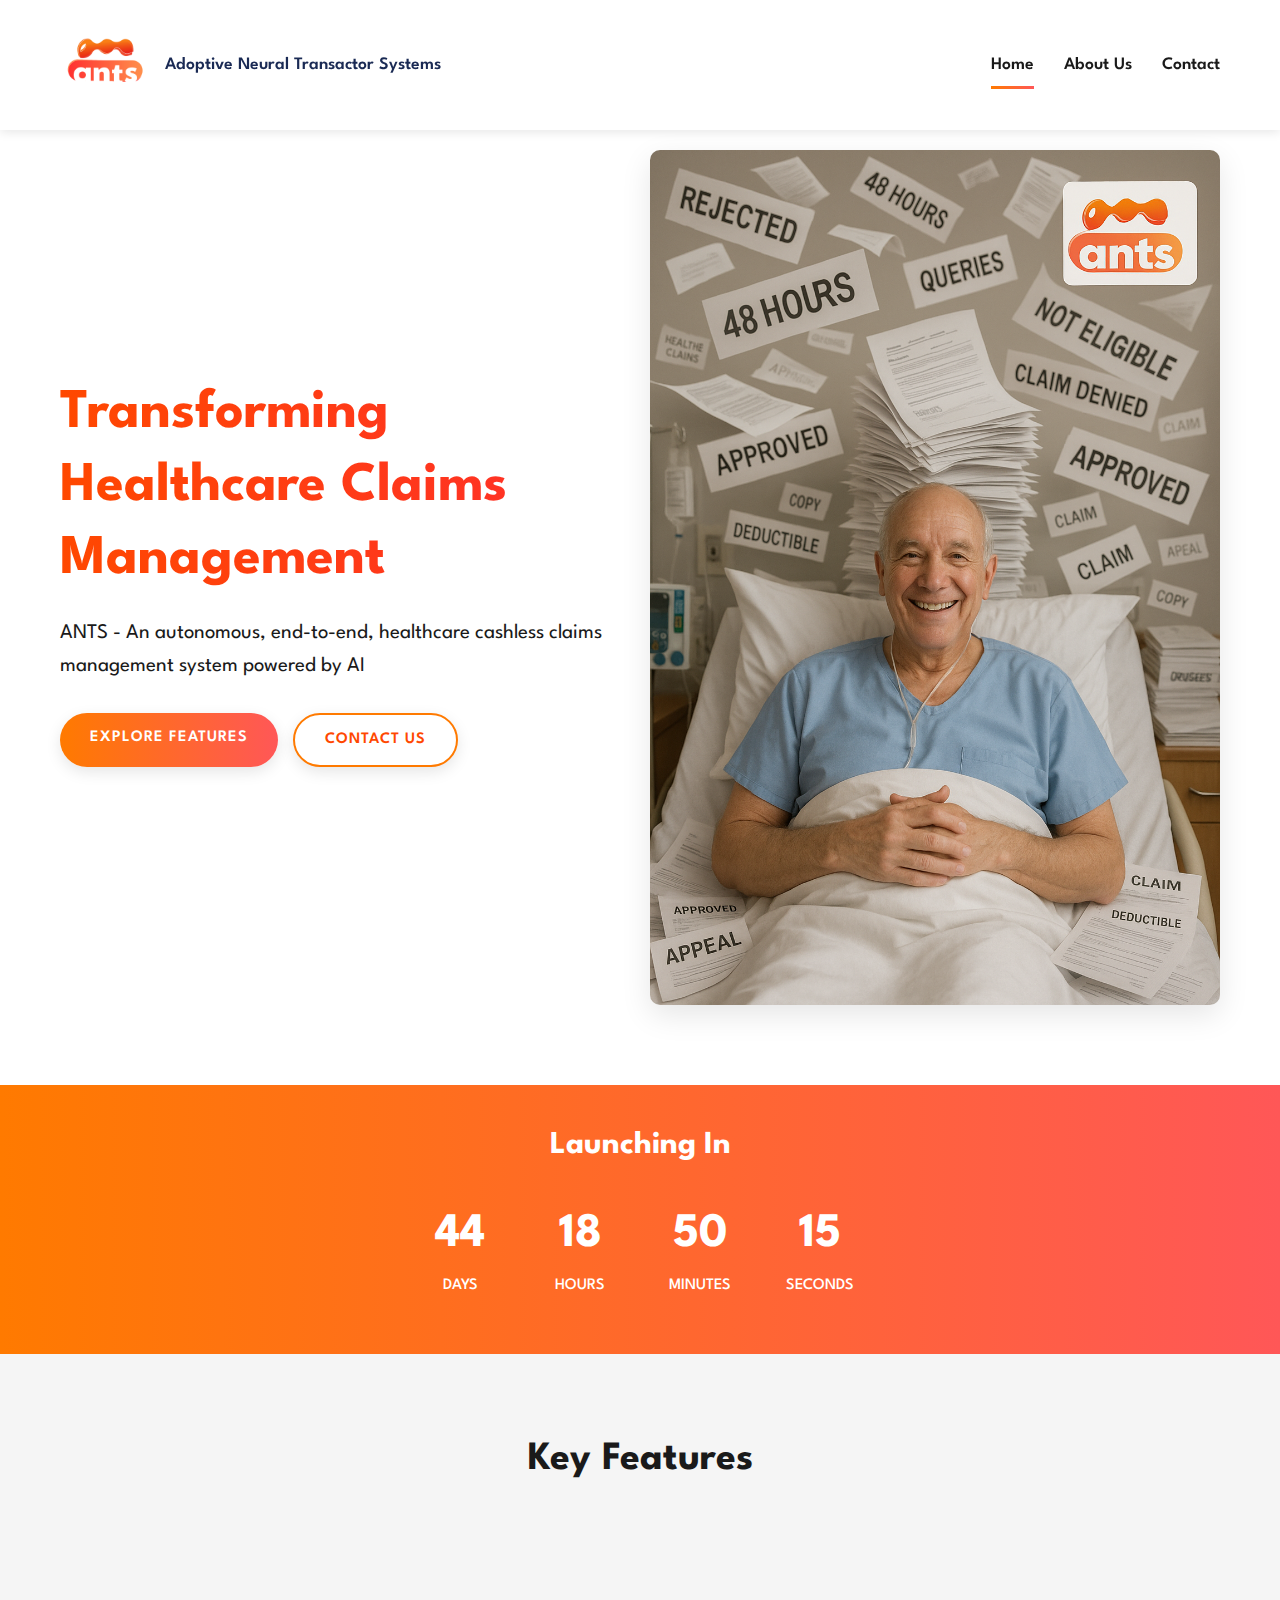
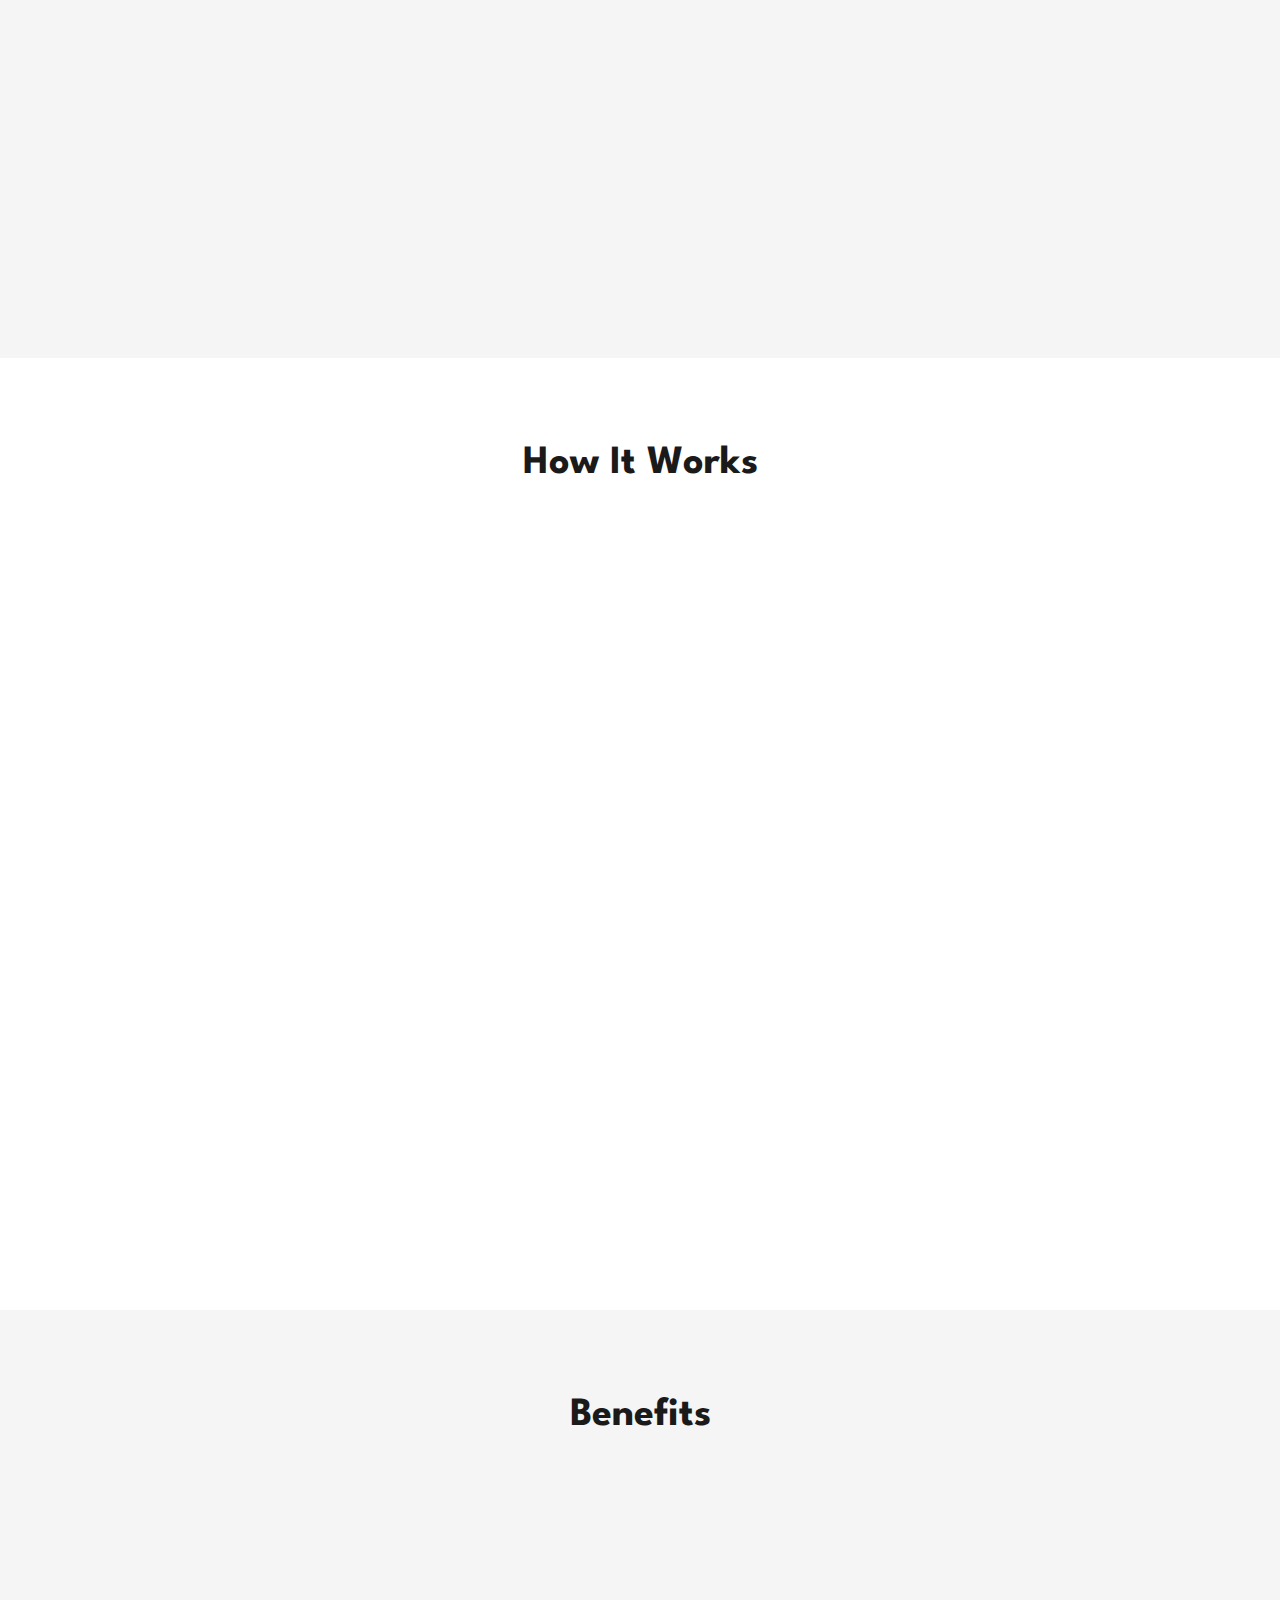
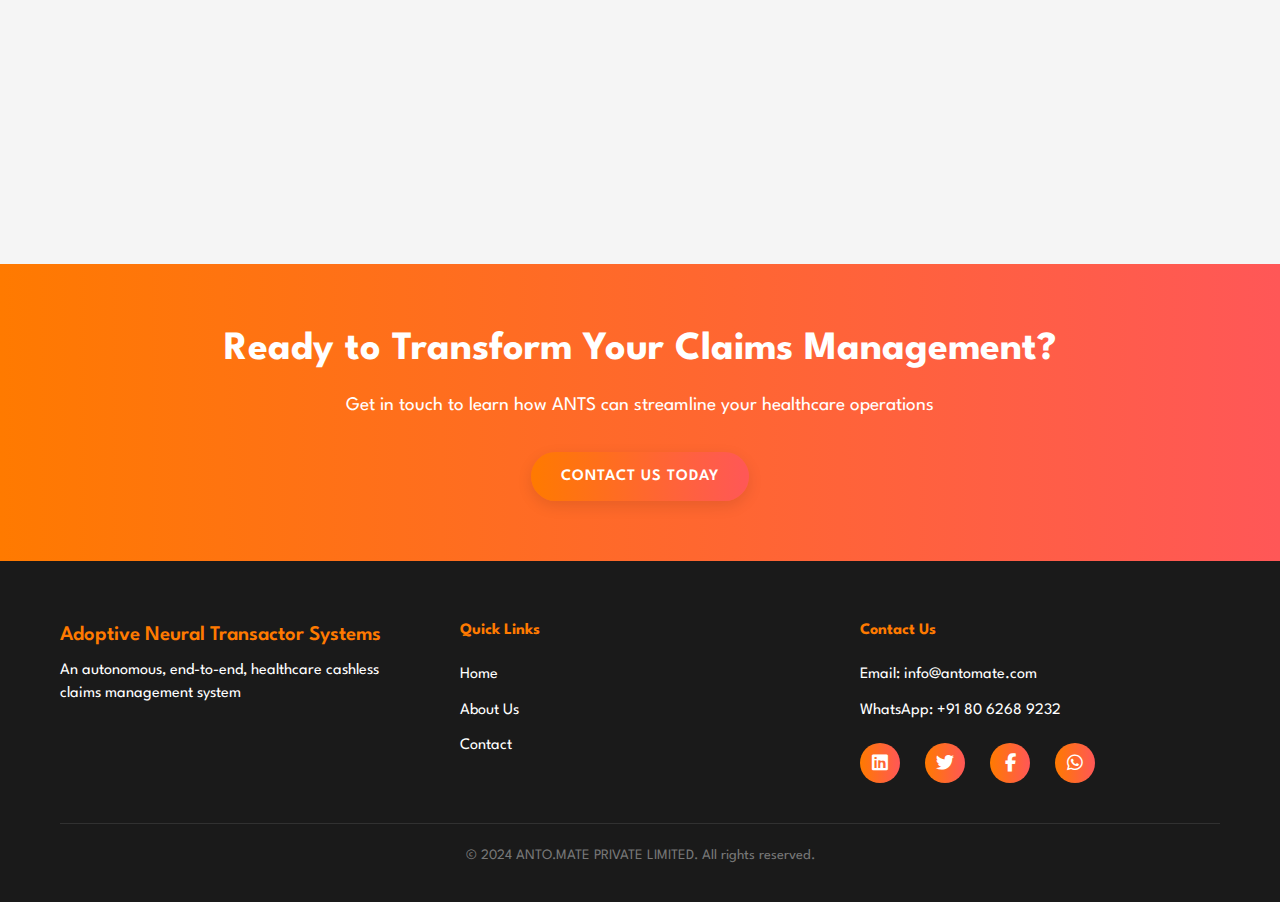
<file: index.html>
<!DOCTYPE html>
<html lang="en">
<head>
    <meta charset="UTF-8">
    <meta name="viewport" content="width=device-width, initial-scale=1.0, maximum-scale=1.0, user-scalable=no">
    <title>ANTS - Adoptive Neural Transactor Systems</title>
    <link rel="icon" type="image/png" href="/ants-website/images/logo.png">
    <link rel="stylesheet" href="css/style.css">
    <link rel="stylesheet" href="css/icons.css">
    <link rel="preconnect" href="https://fonts.googleapis.com">
    <link rel="preconnect" href="https://fonts.gstatic.com" crossorigin>
    <link href="https://fonts.googleapis.com/css2?family=League+Spartan:wght@300;400;500;600;700&display=swap" rel="stylesheet">
    <link rel="stylesheet" href="https://cdnjs.cloudflare.com/ajax/libs/font-awesome/6.5.1/css/all.min.css">
</head>
<body>
    <header>
        <div class="container">
            <div class="logo">
                <img src="images/logo.png" alt="ANTS Logo">
                <span class="logo-text">Adoptive Neural Transactor Systems</span>
            </div>
            <nav>
                <ul>
                    <li><a href="index.html" class="active">Home</a></li>
                    <li><a href="about.html">About Us</a></li>
                    <li><a href="contact.html">Contact</a></li>
                </ul>
            </nav>
        </div>
    </header>

    <section class="hero">
        <div class="container">
            <div class="hero-content">
                <h1>Transforming Healthcare Claims Management</h1>
                <p>ANTS - An autonomous, end-to-end, healthcare cashless claims management system powered by AI</p>
                <div class="cta-buttons">
                    <a href="#features" class="btn primary">Explore Features</a>
                    <a href="contact.html" class="btn secondary">Contact Us</a>
                </div>
            </div>
            <div class="hero-image">
                <!-- Replace with actual image -->
                <img src="images/hero-bg.png" alt="Healthcare Claims Illustration">
            </div>
        </div>
    </section>

    <section class="countdown">
        <div class="container">
            <h2>Launching In</h2>
            <div id="countdown-timer">
                <div class="countdown-item">
                    <span id="days">00</span>
                    <span class="label">Days</span>
                </div>
                <div class="countdown-item">
                    <span id="hours">00</span>
                    <span class="label">Hours</span>
                </div>
                <div class="countdown-item">
                    <span id="minutes">00</span>
                    <span class="label">Minutes</span>
                </div>
                <div class="countdown-item">
                    <span id="seconds">00</span>
                    <span class="label">Seconds</span>
                </div>
            </div>
        </div>
    </section>

    <section id="features" class="features">
        <div class="container">
            <h2>Key Features</h2>
            <div class="features-grid">
                <div class="feature-card" data-aos="fade-up">
                    <div class="feature-icon">
                        <i class="fas fa-robot"></i>
                    </div>
                    <h3>Automated Data Entry</h3>
                    <p>Extract and populate 90% of form fields to cut manual data-entry effort by 80%</p>
                </div>
                <div class="feature-card" data-aos="fade-up" data-aos-delay="100">
                    <div class="feature-icon">
                        <i class="fas fa-bolt"></i>
                    </div>
                    <h3>Rapid Approvals</h3>
                    <p>Decrease average pre-authorization approval time from 24 hours to under 2 hours</p>
                </div>
                <div class="feature-card" data-aos="fade-up" data-aos-delay="200">
                    <div class="feature-icon">
                        <i class="fas fa-brain"></i>
                    </div>
                    <h3>AI Agents</h3>
                    <p>Intelligent agents that handle submissions, reconciliation, and follow-ups automatically</p>
                </div>
                <div class="feature-card" data-aos="fade-up" data-aos-delay="300">
                    <div class="feature-icon">
                        <i class="fas fa-plug"></i>
                    </div>
                    <h3>Payer Integrations</h3>
                    <p>Seamless integration with 15+ major payer portals for streamlined operations</p>
                </div>
            </div>
        </div>
    </section>

    <section class="how-it-works">
        <div class="container">
            <h2>How It Works</h2>
            <div class="process">
                <div class="process-step" data-aos="fade-right">
                    <div class="step-number">1</div>
                    <div class="step-content">
                        <h3>Document Upload & OCR</h3>
                        <p>Upload patient documents and let our OCR technology extract all necessary information</p>
                    </div>
                </div>
                <div class="process-step" data-aos="fade-left">
                    <div class="step-number">2</div>
                    <div class="step-content">
                        <h3>AI-Powered Processing</h3>
                        <p>Our AI agents automatically submit requests to payer portals and track status</p>
                    </div>
                </div>
                <div class="process-step" data-aos="fade-right">
                    <div class="step-number">3</div>
                    <div class="step-content">
                        <h3>Semi-Autonomous Query Management</h3>
                        <p>Intelligent handling of queries with minimal human intervention for faster resolution</p>
                    </div>
                </div>
                <div class="process-step" data-aos="fade-left">
                    <div class="step-number">4</div>
                    <div class="step-content">
                        <h3>Real-time Tracking</h3>
                        <p>Monitor claim status through our comprehensive dashboard and notification system</p>
                    </div>
                </div>
                <div class="process-step" data-aos="fade-right">
                    <div class="step-number">5</div>
                    <div class="step-content">
                        <h3>Rapid Approvals</h3>
                        <p>Experience dramatically reduced turnaround times for pre-authorizations and settlements</p>
                    </div>
                </div>
            </div>
        </div>
    </section>

    <section class="benefits">
        <div class="container">
            <h2>Benefits</h2>
            <div class="benefits-grid">
                <div class="benefit-card" data-aos="zoom-in">
                    <h3>80% Reduction</h3>
                    <p>in manual data entry workload</p>
                </div>
                <div class="benefit-card" data-aos="zoom-in" data-aos-delay="100">
                    <h3>75% Faster</h3>
                    <p>pre-authorization approvals</p>
                </div>
                <div class="benefit-card" data-aos="zoom-in" data-aos-delay="200">
                    <h3>30% Cost Saving</h3>
                    <p>in administrative overhead</p>
                </div>
                <div class="benefit-card" data-aos="zoom-in" data-aos-delay="300">
                    <h3>25% Lower</h3>
                    <p>denial rates due to improved data accuracy</p>
                </div>
                <div class="benefit-card" data-aos="zoom-in" data-aos-delay="400">
                    <h3>60% Fewer</h3>
                    <p>man hours required for claims processing</p>
                </div>
            </div>
        </div>
    </section>

    <section class="cta">
        <div class="container">
            <h2>Ready to Transform Your Claims Management?</h2>
            <p>Get in touch to learn how ANTS can streamline your healthcare operations</p>
            <a href="contact.html" class="btn primary">Contact Us Today</a>
        </div>
    </section>

    <footer>
        <div class="container">
            <div class="footer-content">
                <div class="footer-logo">
                    <p class="footer-title">Adoptive Neural Transactor Systems</p>
                    <p>An autonomous, end-to-end, healthcare cashless claims management system</p>
                </div>
                <div class="footer-links">
                    <h4>Quick Links</h4>
                    <ul>
                        <li><a href="index.html">Home</a></li>
                        <li><a href="about.html">About Us</a></li>
                        <li><a href="contact.html">Contact</a></li>
                    </ul>
                </div>
                <div class="footer-contact">
                    <h4>Contact Us</h4>
                    <p>Email: info@antomate.com</p>
                    <p>WhatsApp: +91 80 6268 9232</p>
                    <div class="social-links">
                        <a href="#" class="social-icon"><i class="fab fa-linkedin"></i></a>
                        <a href="#" class="social-icon"><i class="fab fa-twitter"></i></a>
                        <a href="#" class="social-icon"><i class="fab fa-facebook-f"></i></a>
                        <a href="https://wa.me/918062689232" class="social-icon"><i class="fab fa-whatsapp"></i></a>
                    </div>
                </div>
            </div>
            <div class="copyright">
                <p>&copy; 2024 ANTO.MATE PRIVATE LIMITED. All rights reserved.</p>
            </div>
        </div>
    </footer>

    <script src="js/script.js"></script>
</body>
</html>
</file>
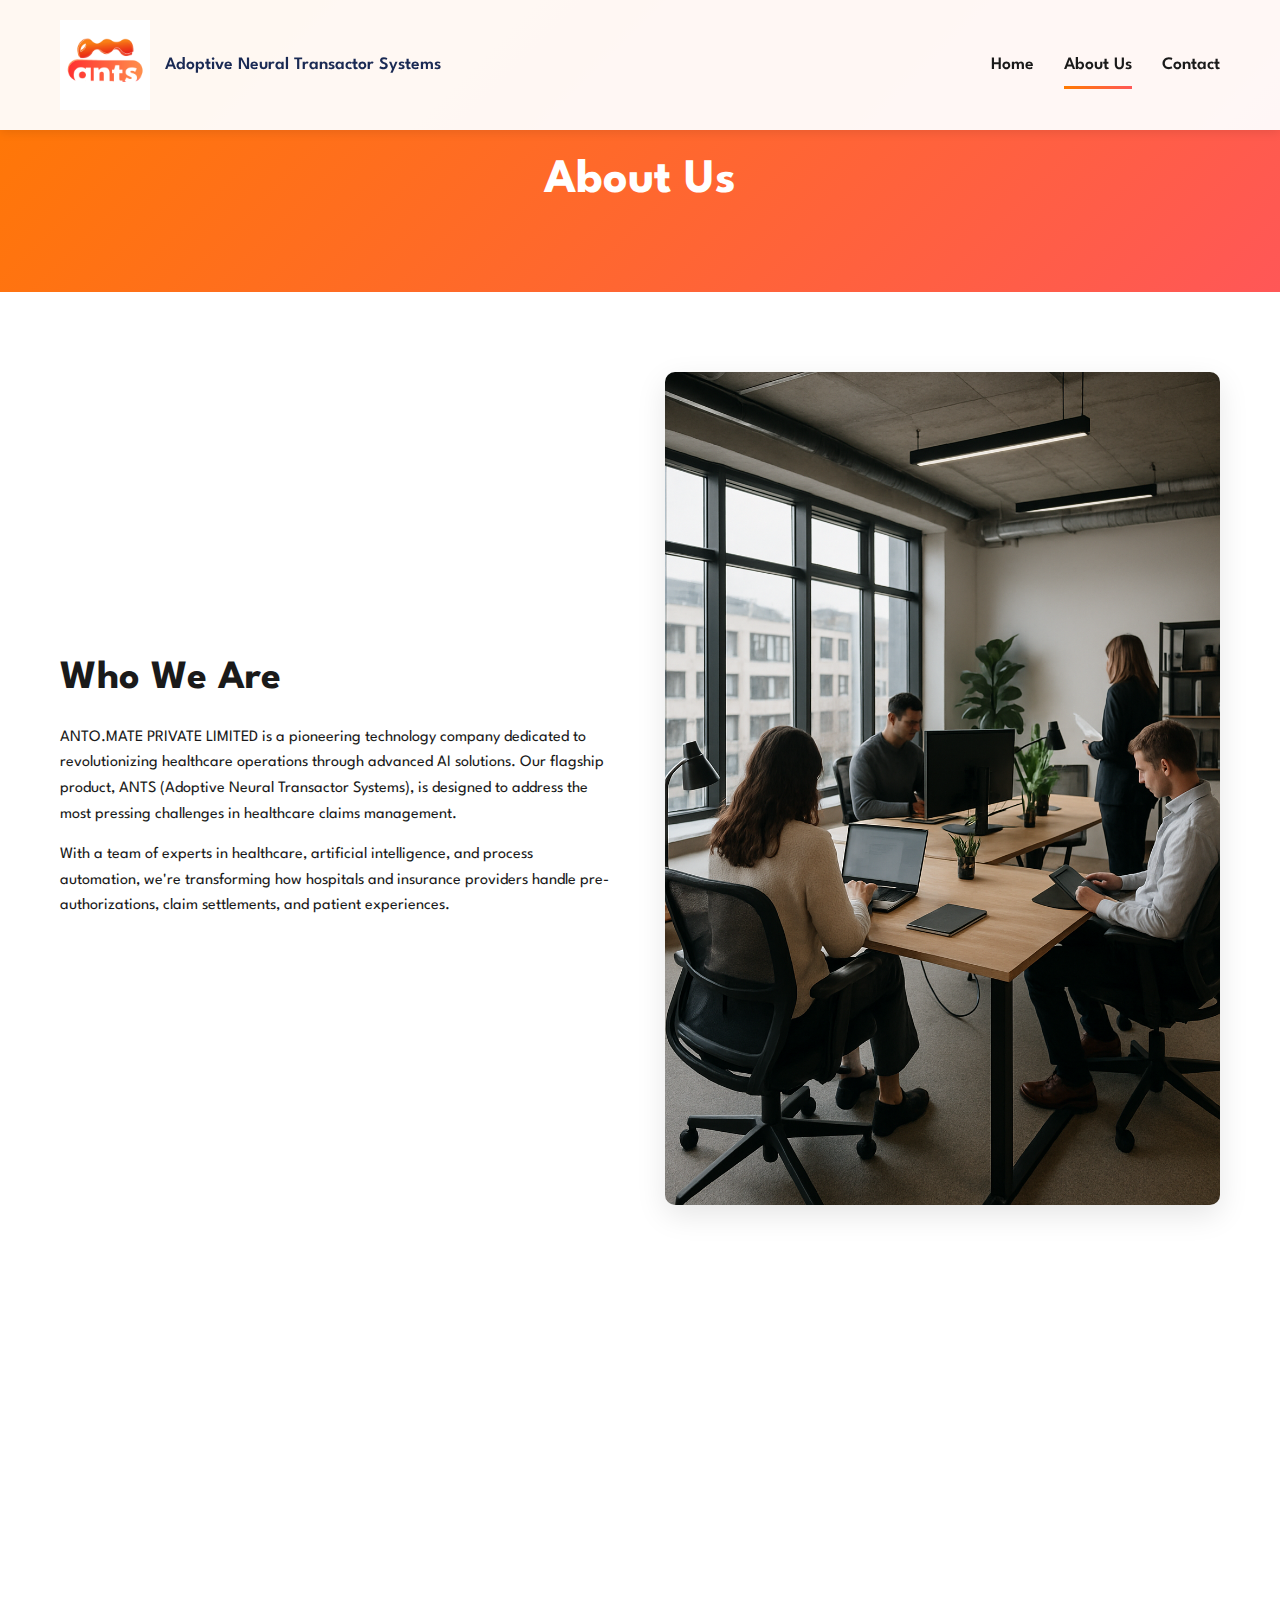
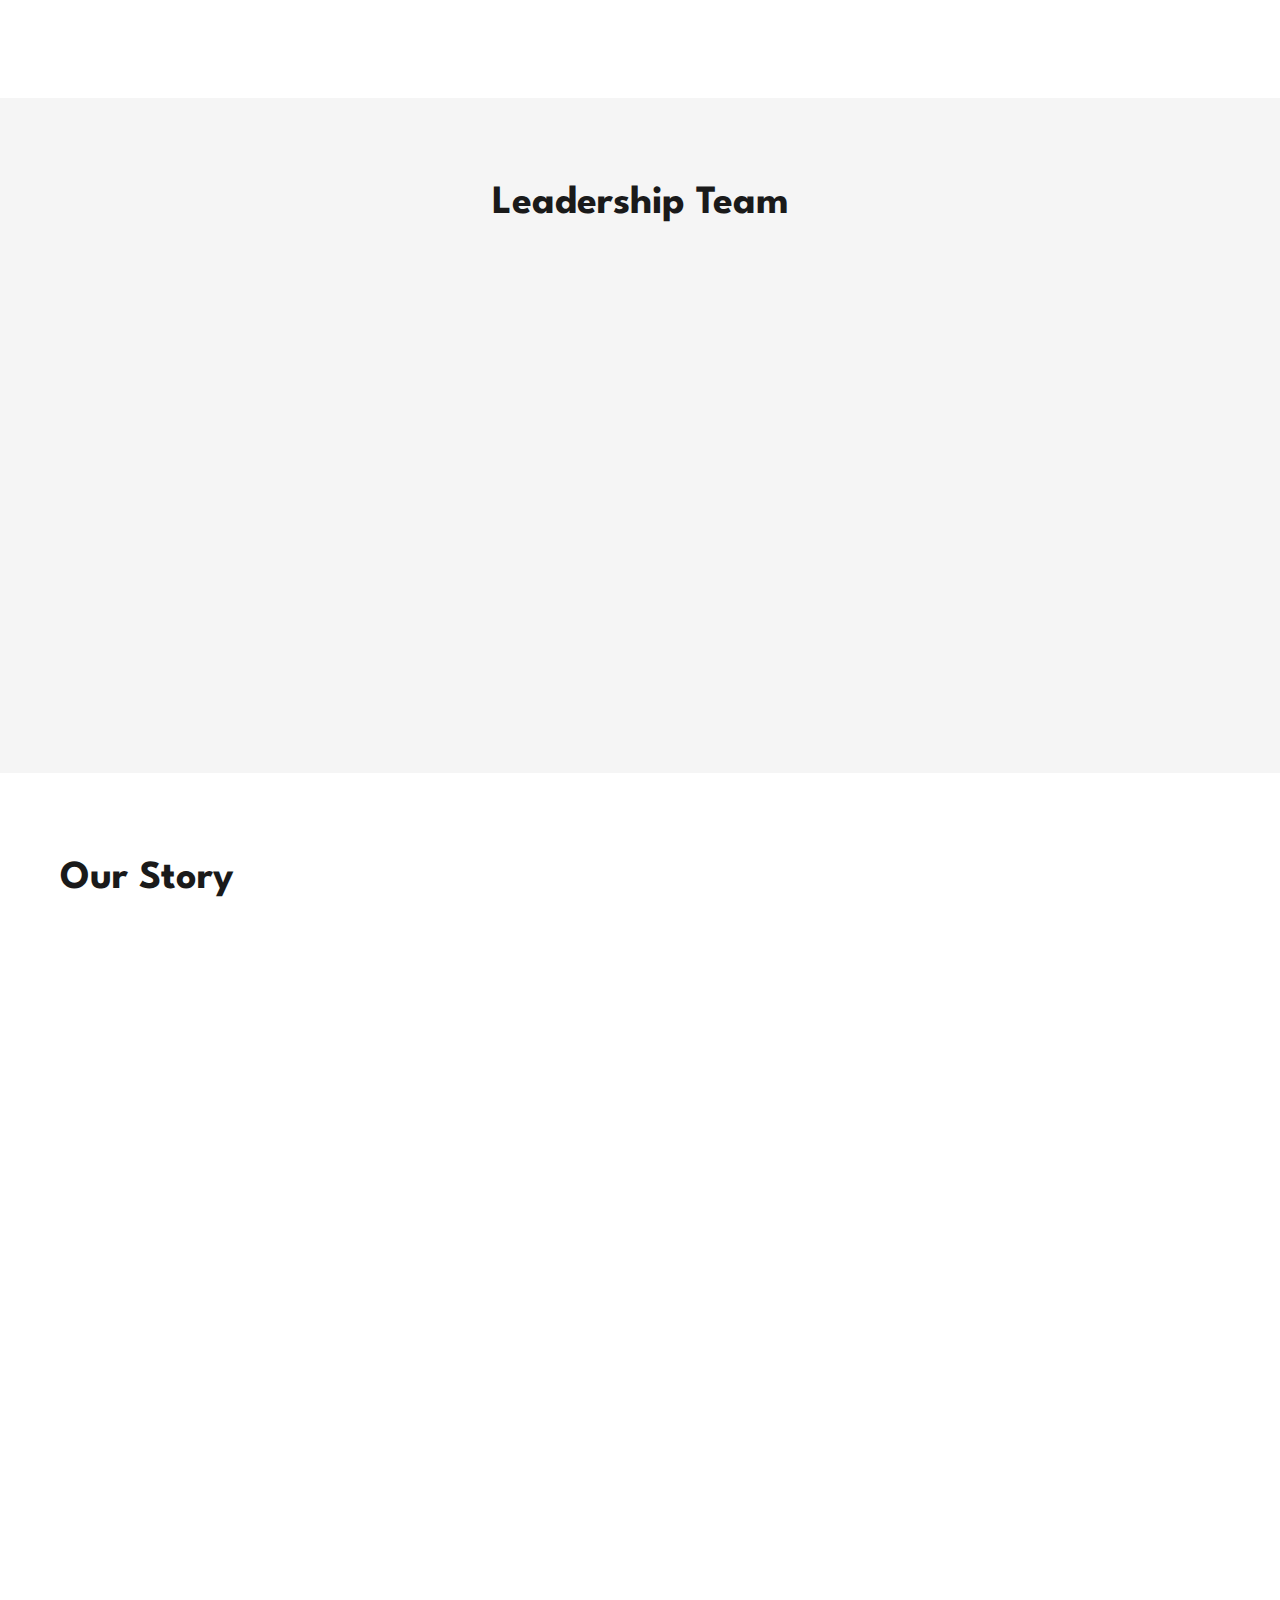
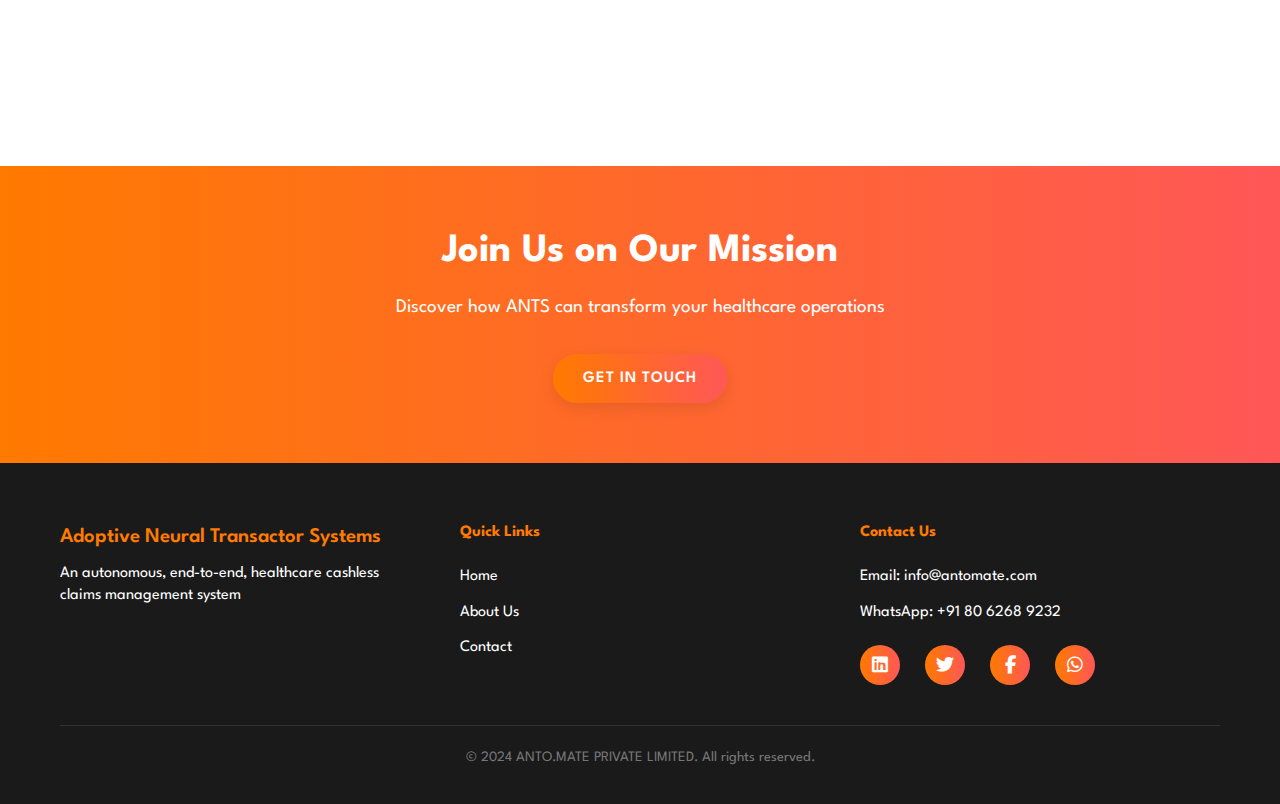
<file: about.html>
<!DOCTYPE html>
<html lang="en">
<head>
    <meta charset="UTF-8">
    <meta name="viewport" content="width=device-width, initial-scale=1.0, maximum-scale=1.0, user-scalable=no">
    <title>About Us - ANTS</title>
    <link rel="icon" type="image/png" href="/ants-website/images/logo.png">
    <link rel="stylesheet" href="css/style.css">
    <link rel="stylesheet" href="css/icons.css">
    <link rel="preconnect" href="https://fonts.googleapis.com">
    <link rel="preconnect" href="https://fonts.gstatic.com" crossorigin>
    <link href="https://fonts.googleapis.com/css2?family=League+Spartan:wght@300;400;500;600;700&display=swap" rel="stylesheet">
    <link rel="stylesheet" href="https://cdnjs.cloudflare.com/ajax/libs/font-awesome/6.5.1/css/all.min.css">
</head>
<body>
    <header>
        <div class="container">
            <div class="logo">
                <img src="images/logo.png" alt="ANTS Logo">
                <span class="logo-text">Adoptive Neural Transactor Systems</span>
            </div>
            <nav>
                <ul>
                    <li><a href="index.html">Home</a></li>
                    <li><a href="about.html" class="active">About Us</a></li>
                    <li><a href="contact.html">Contact</a></li>
                </ul>
            </nav>
        </div>
    </header>

    <section class="page-banner">
        <div class="container">
            <h1>About Us</h1>
        </div>
    </section>

    <section class="about-intro">
        <div class="container">
            <div class="about-content" data-aos="fade-up">
                <h2>Who We Are</h2>
                <p>ANTO.MATE PRIVATE LIMITED is a pioneering technology company dedicated to revolutionizing healthcare operations through advanced AI solutions. Our flagship product, ANTS (Adoptive Neural Transactor Systems), is designed to address the most pressing challenges in healthcare claims management.</p>
                <p>With a team of experts in healthcare, artificial intelligence, and process automation, we're transforming how hospitals and insurance providers handle pre-authorizations, claim settlements, and patient experiences.</p>
            </div>
            <div class="about-image" data-aos="fade-left">
                <img src="images/team.png" alt="Company Team Image">
            </div>
        </div>
    </section>

    <section class="mission-vision">
        <div class="container">
            <div class="mission" data-aos="fade-right">
                <h2>Our Mission</h2>
                <p>To eliminate administrative bottlenecks in healthcare through intelligent automation, enabling providers to focus on what matters most—patient care.</p>
            </div>
            <div class="vision" data-aos="fade-left">
                <h2>Our Vision</h2>
                <p>A healthcare ecosystem where administrative processes are seamless, transparent, and efficient, leading to better patient experiences and outcomes.</p>
            </div>
        </div>
    </section>

    <section class="team">
        <div class="container">
            <h2>Leadership Team</h2>
            <div class="team-grid">
                <div class="team-member" data-aos="zoom-in">
                    <!-- Replace placeholder with actual image if available -->
                    <div class="member-image placeholder" style="width: 250px; height: 250px;">
                        <i class="fas fa-user"></i>
                    </div>
                    <h3>Sudheer Kumar</h3>
                    <p>Managing Director</p>
                </div>
                <div class="team-member" data-aos="zoom-in" data-aos-delay="100">
                    <!-- Replace placeholder with actual image if available -->
                    <div class="member-image placeholder" style="width: 250px; height: 250px;">
                        <i class="fas fa-user"></i>
                    </div>
                    <h3>Lakshmikanth</h3>
                    <p>Chief Financial Officer</p>
                </div>
                <div class="team-member" data-aos="zoom-in" data-aos-delay="200">
                    <!-- Replace placeholder with actual image if available -->
                    <div class="member-image placeholder" style="width: 250px; height: 250px;">
                        <i class="fas fa-user"></i>
                    </div>
                    <h3>Sai Kumar</h3>
                    <p>Chief Technology Officer</p>
                </div>
            </div>
        </div>
    </section>

    <section class="our-story">
        <div class="container">
            <h2>Our Story</h2>
            <div class="timeline" data-aos="fade-up">
                <div class="timeline-item">
                    <div class="timeline-date">2023</div>
                    <div class="timeline-content">
                        <h3>Inception</h3>
                        <p>ANTS was conceived as a solution to the fragmented, manual pre-authorization processes in healthcare</p>
                    </div>
                </div>
                <div class="timeline-item">
                    <div class="timeline-date">Early 2024</div>
                    <div class="timeline-content">
                        <h3>Development</h3>
                        <p>Assembling a team of healthcare experts and AI engineers to build the ANTS platform</p>
                    </div>
                </div>
                <div class="timeline-item">
                    <div class="timeline-date">July 2025</div>
                    <div class="timeline-content">
                        <h3>Launch</h3>
                        <p>Official launch of ANTS, bringing automated claims management to healthcare providers</p>
                    </div>
                </div>
            </div>
        </div>
    </section>

    <section class="cta">
        <div class="container">
            <h2>Join Us on Our Mission</h2>
            <p>Discover how ANTS can transform your healthcare operations</p>
            <a href="contact.html" class="btn primary">Get in Touch</a>
        </div>
    </section>

    <footer>
        <div class="container">
            <div class="footer-content">
                <div class="footer-logo">
                    <p class="footer-title">Adoptive Neural Transactor Systems</p>
                    <p>An autonomous, end-to-end, healthcare cashless claims management system</p>
                </div>
                <div class="footer-links">
                    <h4>Quick Links</h4>
                    <ul>
                        <li><a href="index.html">Home</a></li>
                        <li><a href="about.html">About Us</a></li>
                        <li><a href="contact.html">Contact</a></li>
                    </ul>
                </div>
                <div class="footer-contact">
                    <h4>Contact Us</h4>
                    <p>Email: info@antomate.com</p>
                    <p>WhatsApp: +91 80 6268 9232</p>
                    <div class="social-links">
                        <a href="#" class="social-icon"><i class="fab fa-linkedin"></i></a>
                        <a href="#" class="social-icon"><i class="fab fa-twitter"></i></a>
                        <a href="#" class="social-icon"><i class="fab fa-facebook-f"></i></a>
                        <a href="https://wa.me/918062689232" class="social-icon"><i class="fab fa-whatsapp"></i></a>
                    </div>
                </div>
            </div>
            <div class="copyright">
                <p>&copy; 2024 ANTO.MATE PRIVATE LIMITED. All rights reserved.</p>
            </div>
        </div>
    </footer>

    <script src="js/script.js"></script>
</body>
</html>
</file>
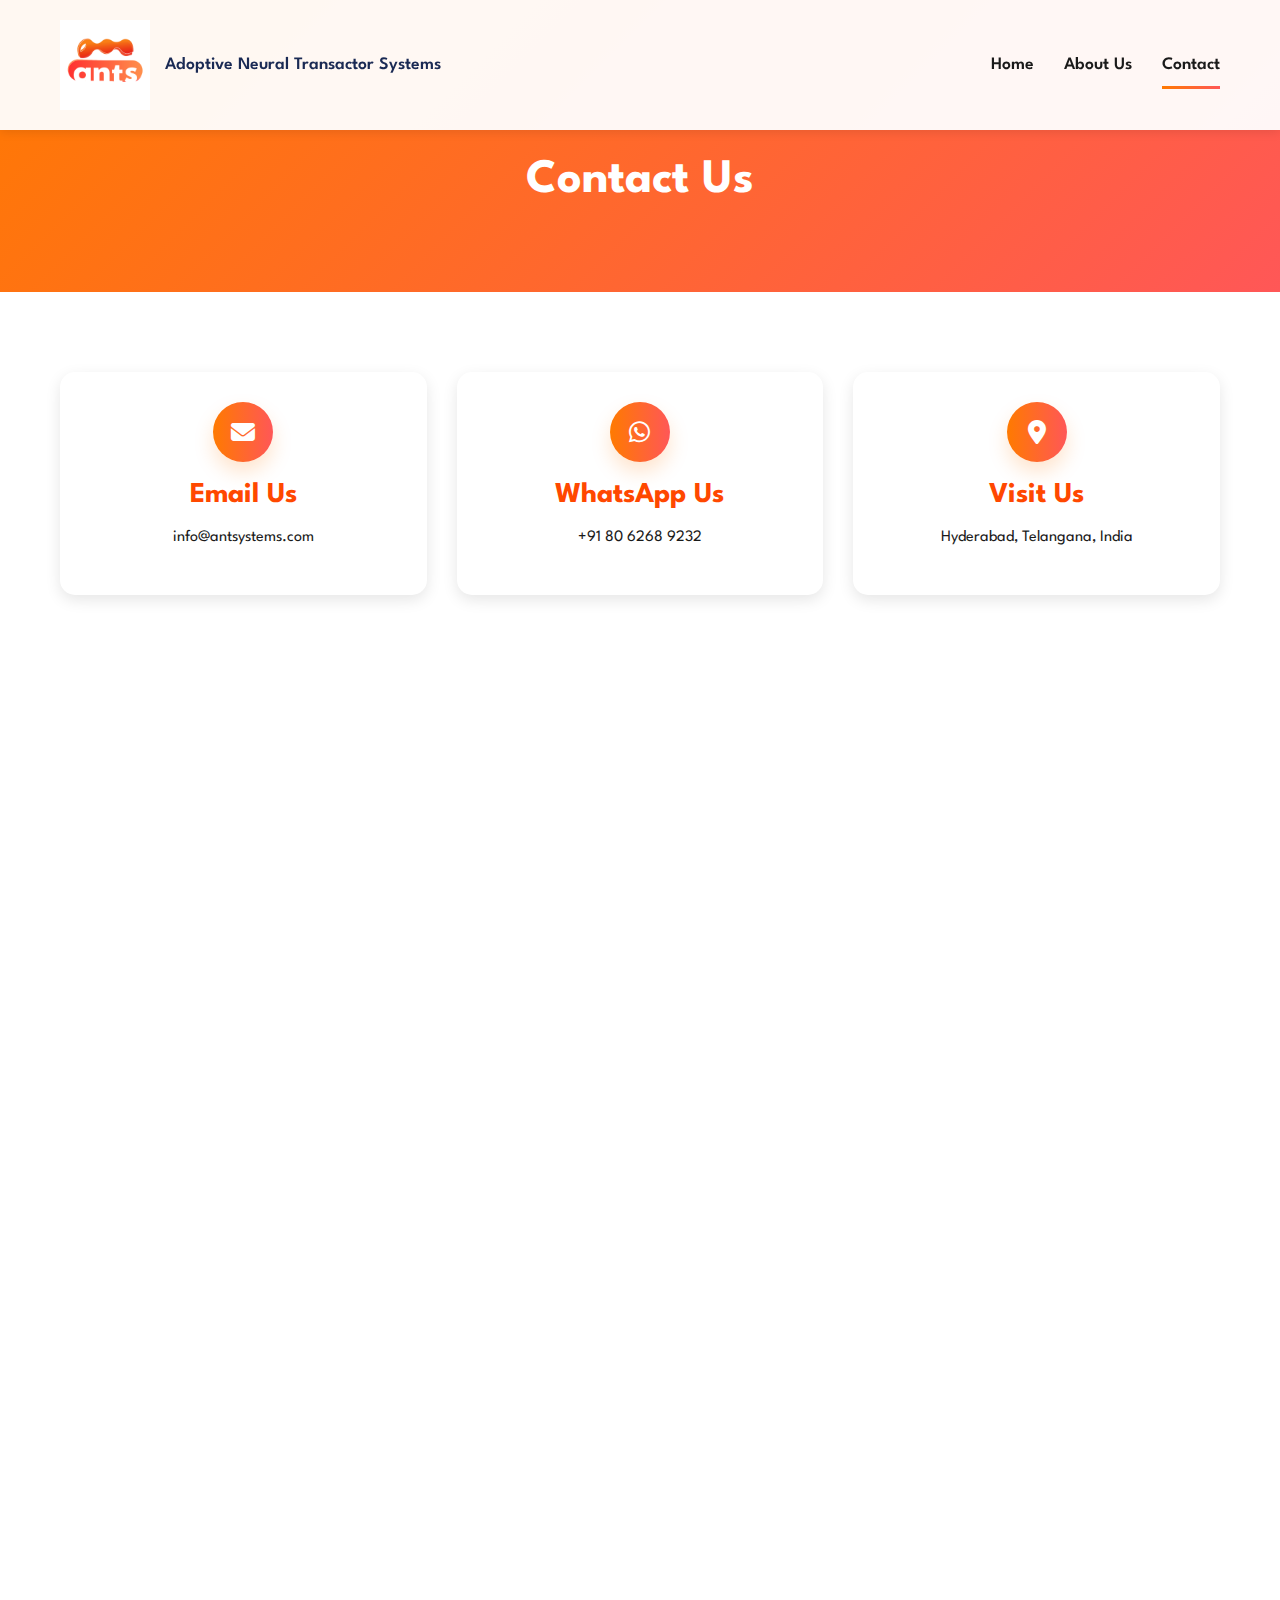
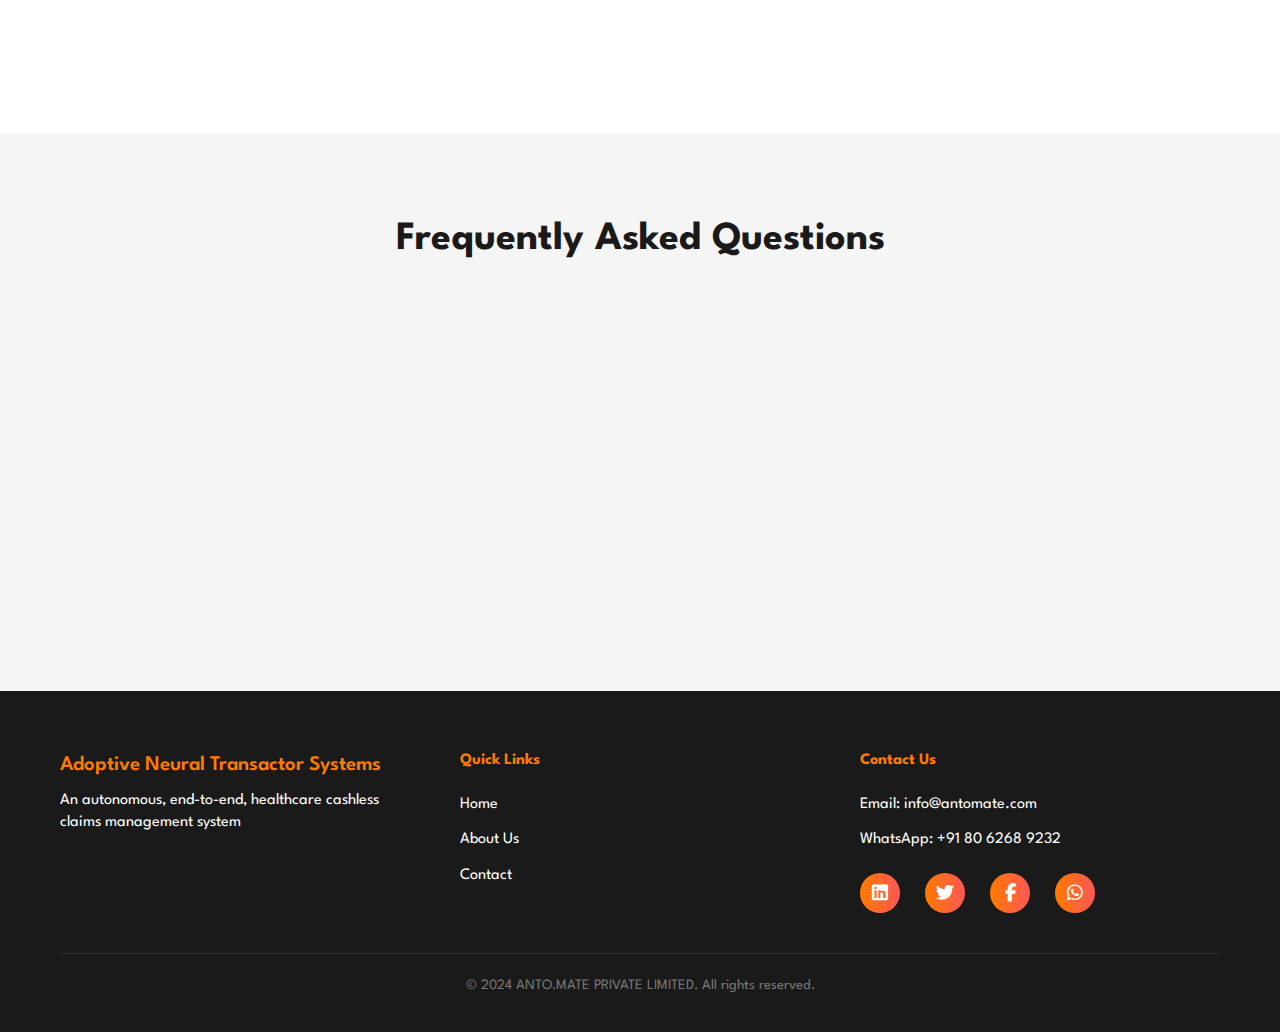
<file: contact.html>
<!DOCTYPE html>
<html lang="en">
<head>
    <meta charset="UTF-8">
    <meta name="viewport" content="width=device-width, initial-scale=1.0, maximum-scale=1.0, user-scalable=no">
    <title>Contact Us - ANTS</title>
    <link rel="icon" type="image/png" href="/ants-website/images/logo.png">
    <link rel="stylesheet" href="css/style.css">
    <link rel="stylesheet" href="css/icons.css">
    <link rel="preconnect" href="https://fonts.googleapis.com">
    <link rel="preconnect" href="https://fonts.gstatic.com" crossorigin>
    <link href="https://fonts.googleapis.com/css2?family=League+Spartan:wght@300;400;500;600;700&display=swap" rel="stylesheet">
    <link rel="stylesheet" href="https://cdnjs.cloudflare.com/ajax/libs/font-awesome/6.5.1/css/all.min.css">
</head>
<body>
    <header>
        <div class="container">
            <div class="logo">
                <img src="images/logo.png" alt="ANTS Logo">
                <span class="logo-text">Adoptive Neural Transactor Systems</span>
            </div>
            <nav>
                <ul>
                    <li><a href="index.html">Home</a></li>
                    <li><a href="about.html">About Us</a></li>
                    <li><a href="contact.html" class="active">Contact</a></li>
                </ul>
            </nav>
        </div>
    </header>

    <section class="page-banner">
        <div class="container">
            <h1>Contact Us</h1>
        </div>
    </section>

    <section class="contact-info">
        <div class="container">
            <div class="contact-methods">
                <div class="contact-method" data-aos="fade-up">
                    <div class="method-icon">
                        <i class="fas fa-envelope"></i>
                    </div>
                    <h3>Email Us</h3>
                    <p>info@antsystems.com</p>
                </div>
                <div class="contact-method" data-aos="fade-up" data-aos-delay="100">
                    <div class="method-icon">
                        <i class="fab fa-whatsapp"></i>
                    </div>
                    <h3>WhatsApp Us</h3>
                    <p><a href="https://wa.me/918062689232" style="color:inherit; text-decoration: none;">+91 80 6268 9232</a></p>
                </div>
                <div class="contact-method" data-aos="fade-up" data-aos-delay="200">
                    <div class="method-icon">
                        <i class="fas fa-map-marker-alt"></i>
                    </div>
                    <h3>Visit Us</h3>
                    <p>Hyderabad, Telangana, India</p>
                </div>
            </div>
        </div>
    </section>

    <section class="contact-form">
        <div class="container">
            <div class="form-wrapper" data-aos="fade-up">
                <h2>Send Us a Message</h2>
                <form id="contact-form" action="https://formspree.io/f/xovdqaoy" method="POST">
                    <div class="form-group">
                        <label for="name">Your Name</label>
                        <input type="text" id="name" name="name" required>
                    </div>
                    <div class="form-group">
                        <label for="email">Your Email</label>
                        <input type="email" id="email" name="email" required>
                    </div>
                    <div class="form-group">
                        <label for="phone">WhatsApp Number</label>
                        <input type="tel" id="phone" name="phone">
                    </div>
                    <div class="form-group">
                        <label for="organization">Organization</label>
                        <input type="text" id="organization" name="organization">
                    </div>
                    <div class="form-group">
                        <label for="subject">Subject</label>
                        <input type="text" id="subject" name="subject" required>
                    </div>
                    <div class="form-group">
                        <label for="message">Your Message</label>
                        <textarea id="message" name="message" rows="5" required></textarea>
                    </div>
                    <button type="submit" class="btn primary">Send Message</button>
                </form>
            </div>
            <div class="map-container" data-aos="fade-left">
                <!-- Google Maps embed for Kukatpally, Hyderabad -->
                <iframe src="https://www.google.com/maps/embed?pb=!1m18!1m12!1m3!1d30447.569254036885!2d78.40914370976071!3d17.491204035491368!2m3!1f0!2f0!3f0!3m2!1i1024!2i768!4f13.1!3m3!1m2!1s0x3bcb91f3437bd5e9%3A0x5272c31d79df2753!2sKukatpally%2C%20Hyderabad%2C%20Telangana!5e0!3m2!1sen!2sin!4v1715435382164!5m2!1sen!2sin" 
                    width="100%" height="400" style="border:0; border-radius:15px; box-shadow: var(--shadow);" 
                    allowfullscreen="" loading="lazy" referrerpolicy="no-referrer-when-downgrade">
                </iframe>
            </div>
        </div>
    </section>

    <section class="faq">
        <div class="container">
            <h2>Frequently Asked Questions</h2>
            <div class="faq-container">
                <div class="faq-item" data-aos="fade-up">
                    <div class="faq-question">
                        <h3>What is ANTS?</h3>
                        <span class="toggle-icon">+</span>
                    </div>
                    <div class="faq-answer">
                        <p>ANTS (Adoptive Neural Transactor Systems) is an autonomous, end-to-end, healthcare cashless claims management system powered by AI. It automates pre-authorization requests, document processing, and claim settlements.</p>
                    </div>
                </div>
                <div class="faq-item" data-aos="fade-up" data-aos-delay="100">
                    <div class="faq-question">
                        <h3>How long does implementation take?</h3>
                        <span class="toggle-icon">+</span>
                    </div>
                    <div class="faq-answer">
                        <p>Implementation typically takes 4-6 weeks, including integration with your existing systems, training, and customization based on your specific needs.</p>
                    </div>
                </div>
                <div class="faq-item" data-aos="fade-up" data-aos-delay="200">
                    <div class="faq-question">
                        <h3>Which payers are supported?</h3>
                        <span class="toggle-icon">+</span>
                    </div>
                    <div class="faq-answer">
                        <p>ANTS integrates with all major payer portals in India, with a roadmap to support over 15 major payers within 6 months of launch.</p>
                    </div>
                </div>
            </div>
        </div>
    </section>

    <footer>
        <div class="container">
            <div class="footer-content">
                <div class="footer-logo">
                    <p class="footer-title">Adoptive Neural Transactor Systems</p>
                    <p>An autonomous, end-to-end, healthcare cashless claims management system</p>
                </div>
                <div class="footer-links">
                    <h4>Quick Links</h4>
                    <ul>
                        <li><a href="index.html">Home</a></li>
                        <li><a href="about.html">About Us</a></li>
                        <li><a href="contact.html">Contact</a></li>
                    </ul>
                </div>
                <div class="footer-contact">
                    <h4>Contact Us</h4>
                    <p>Email: info@antomate.com</p>
                    <p>WhatsApp: +91 80 6268 9232</p>
                    <div class="social-links">
                        <a href="#" class="social-icon"><i class="fab fa-linkedin"></i></a>
                        <a href="#" class="social-icon"><i class="fab fa-twitter"></i></a>
                        <a href="#" class="social-icon"><i class="fab fa-facebook-f"></i></a>
                        <a href="https://wa.me/918062689232" class="social-icon"><i class="fab fa-whatsapp"></i></a>
                    </div>
                </div>
            </div>
            <div class="copyright">
                <p>&copy; 2024 ANTO.MATE PRIVATE LIMITED. All rights reserved.</p>
            </div>
        </div>
    </footer>

    <script src="js/script.js"></script>
</body>
</html>
</file>
<file: css/style.css>
/* Base Styles */
* {
    margin: 0;
    padding: 0;
    box-sizing: border-box;
}

:root {
    --orange-light: #ff7a00;
    --orange-dark: #ff4800;
    --red-light: #ff5757;
    --red-dark: #ff2d2d;
    --white: #ffffff;
    --black: #1a1a1a;
    --gray-light: #f5f5f5;
    --gray-mid: #e0e0e0;
    --gray-dark: #777777;
    --dark-blue: #1a2a54;
    --shadow: 0 5px 15px rgba(0, 0, 0, 0.1);
}

body {
    font-family: 'League Spartan', sans-serif;
    font-size: 16px;
    line-height: 1.6;
    color: var(--black);
    overflow-x: hidden;
    position: relative;
}

body.menu-open {
    overflow: hidden;
}

.container {
    width: 100%;
    max-width: 1200px;
    margin: 0 auto;
    padding: 0 20px;
}

h1, h2, h3, h4, h5, h6 {
    font-weight: 700;
    line-height: 1.3;
    margin-bottom: 20px;
}

h1 {
    font-size: 3.5rem;
}

h2 {
    font-size: 2.5rem;
}

h3 {
    font-size: 1.8rem;
}

p {
    margin-bottom: 15px;
}

a {
    text-decoration: none;
    color: var(--orange-dark);
    transition: all 0.3s ease;
}

a:hover {
    color: var(--red-dark);
}

.btn {
    display: inline-block;
    padding: 12px 30px;
    border-radius: 50px;
    font-weight: 600;
    text-transform: uppercase;
    letter-spacing: 1px;
    transition: all 0.3s ease;
    cursor: pointer;
    border: none;
    box-shadow: var(--shadow);
    text-align: center;
}

.btn.primary {
    background: linear-gradient(to right, var(--orange-light), var(--red-light));
    color: var(--white);
}

.btn.secondary {
    background: var(--white);
    color: var(--orange-dark);
    border: 2px solid var(--orange-light);
}

.btn.primary:hover {
    background: linear-gradient(to right, var(--orange-dark), var(--red-dark));
    transform: translateY(-3px);
}

.btn.secondary:hover {
    background: rgba(255, 122, 0, 0.1);
    transform: translateY(-3px);
}

section {
    padding: 80px 0;
    width: 100%;
}

.placeholder {
    background: linear-gradient(45deg, var(--gray-mid), var(--gray-light));
    display: flex;
    align-items: center;
    justify-content: center;
    color: var(--gray-dark);
    font-weight: 500;
    border-radius: 10px;
    margin-bottom: 20px;
    width: 100%;
    height: auto;
    min-height: 100px;
    text-align: center;
    padding: 15px;
}

/* Header */
header {
    padding: 20px 0;
    position: fixed;
    top: 0;
    left: 0;
    width: 100%;
    z-index: 1000;
    background: rgba(255, 255, 255, 0.95);
    box-shadow: 0 2px 10px rgba(0, 0, 0, 0.1);
    transition: all 0.4s ease;
}

header .container {
    display: flex;
    align-items: center;
    justify-content: space-between;
    flex-wrap: wrap;
}

.logo {
    display: flex;
    align-items: center;
    z-index: 1001;
}

.logo img {
    height: 90px;
    width: auto;
    max-width: 100%;
}

.logo-text {
    margin-left: 15px;
    font-size: 1.1rem;
    font-weight: 600;
    color: var(--dark-blue);
    display: inline-block;
}

nav {
    position: relative;
}

nav ul {
    display: flex;
    list-style: none;
    align-items: center;
    justify-content: flex-end;
    flex-wrap: wrap;
}

nav ul li {
    margin-left: 30px;
}

nav ul li a {
    font-weight: 600;
    font-size: 1.1rem;
    color: var(--black);
    position: relative;
    display: inline-block;
    padding: 5px 0;
}

nav ul li a:after {
    content: '';
    position: absolute;
    bottom: -5px;
    left: 0;
    width: 0;
    height: 3px;
    background: linear-gradient(to right, var(--orange-light), var(--red-light));
    transition: width 0.3s ease;
}

nav ul li a:hover:after,
nav ul li a.active:after {
    width: 100%;
}

.mobile-menu-toggle {
    display: none;
    cursor: pointer;
    z-index: 1001;
}

/* Hero Section */
.hero {
    padding: 150px 0 80px;
    background: rgba(255, 255, 255, 0.95);
    background-size: cover;
    background-position: center;
    width: 100%;
}

.hero .container {
    display: flex;
    align-items: center;
    justify-content: space-between;
    flex-wrap: wrap;
}

.hero-content {
    flex: 1;
    min-width: 300px;
    padding-right: 20px;
}

.hero-image {
    flex: 1;
    display: flex;
    justify-content: flex-end;
    min-width: 300px;
    max-width: 100%;
}

.hero-image img {
    max-width: 100%;
    height: auto;
    border-radius: 10px;
    box-shadow: 0 10px 30px rgba(0, 0, 0, 0.1);
}

.hero-image .placeholder {
    max-width: 100%;
    height: auto;
}

.hero h1 {
    font-size: 3.5rem;
    margin-bottom: 20px;
    background: linear-gradient(to right, var(--orange-dark), var(--red-dark));
    -webkit-background-clip: text;
    background-clip: text;
    color: transparent;
    animation: fadeInUp 1s ease-out;
}

.hero p {
    font-size: 1.3rem;
    margin-bottom: 30px;
    animation: fadeInUp 1s ease-out 0.2s;
    animation-fill-mode: both;
}

.cta-buttons {
    display: flex;
    gap: 15px;
    animation: fadeInUp 1s ease-out 0.4s;
    animation-fill-mode: both;
    flex-wrap: wrap;
}

.cta-buttons .btn {
    margin-bottom: 10px;
}

/* Countdown */
.countdown {
    background: linear-gradient(to right, var(--orange-light), var(--red-light));
    color: var(--white);
    text-align: center;
    padding: 40px 0;
    width: 100%;
}

.countdown h2 {
    font-size: 2rem;
    margin-bottom: 30px;
}

#countdown-timer {
    display: flex;
    justify-content: center;
    gap: 30px;
    flex-wrap: wrap;
}

.countdown-item {
    display: flex;
    flex-direction: column;
    align-items: center;
    margin-bottom: 15px;
    min-width: 90px;
}

.countdown-item span {
    font-size: 3rem;
    font-weight: 700;
}

.countdown-item .label {
    font-size: 1rem;
    font-weight: 500;
    text-transform: uppercase;
}

/* Features */
.features {
    background: var(--gray-light);
    text-align: center;
    width: 100%;
}

.features h2 {
    margin-bottom: 50px;
}

.features-grid {
    display: grid;
    grid-template-columns: repeat(auto-fit, minmax(250px, 1fr));
    gap: 30px;
    width: 100%;
}

.feature-card {
    background: var(--white);
    padding: 30px;
    border-radius: 15px;
    box-shadow: var(--shadow);
    transition: transform 0.3s ease, box-shadow 0.3s ease;
    display: flex;
    flex-direction: column;
    align-items: center;
    width: 100%;
}

.feature-card:hover {
    transform: translateY(-10px);
    box-shadow: 0 15px 30px rgba(0, 0, 0, 0.15);
}

.feature-icon {
    margin: 0 auto 20px;
    max-width: 100%;
    width: 80px;
    height: 80px;
    display: flex;
    align-items: center;
    justify-content: center;
    background: linear-gradient(to right, var(--orange-light), var(--red-light));
    border-radius: 50%;
    box-shadow: 0 10px 20px rgba(255, 122, 0, 0.2);
    transition: transform 0.3s ease, box-shadow 0.3s ease;
}

.feature-icon i {
    font-size: 36px;
    color: var(--white);
}

.feature-card:hover .feature-icon {
    transform: scale(1.1);
    box-shadow: 0 15px 30px rgba(255, 122, 0, 0.3);
}

.feature-card h3 {
    margin-bottom: 15px;
    color: var(--orange-dark);
}

/* How It Works */
.how-it-works {
    text-align: center;
    width: 100%;
}

.how-it-works h2 {
    margin-bottom: 50px;
}

.process {
    max-width: 800px;
    margin: 0 auto;
    width: 100%;
}

.process-step {
    display: flex;
    margin-bottom: 50px;
    align-items: center;
    width: 100%;
}

.step-number {
    width: 60px;
    height: 60px;
    border-radius: 50%;
    background: linear-gradient(to right, var(--orange-light), var(--red-light));
    color: var(--white);
    display: flex;
    align-items: center;
    justify-content: center;
    font-size: 1.8rem;
    font-weight: 700;
    margin-right: 30px;
    flex-shrink: 0;
}

.step-content {
    text-align: left;
    flex: 1;
}

.step-content h3 {
    margin-bottom: 10px;
    color: var(--orange-dark);
}

/* Benefits */
.benefits {
    background: var(--gray-light);
    text-align: center;
    width: 100%;
}

.benefits h2 {
    margin-bottom: 50px;
}

.benefits-grid {
    display: grid;
    grid-template-columns: repeat(auto-fit, minmax(200px, 1fr));
    gap: 30px;
    width: 100%;
}

@media (min-width: 1200px) {
    .benefits-grid {
        grid-template-columns: repeat(5, 1fr);
    }
}

@media (max-width: 1199px) and (min-width: 768px) {
    .benefits-grid {
        grid-template-columns: repeat(3, 1fr);
    }
}

@media (max-width: 767px) and (min-width: 576px) {
    .benefits-grid {
        grid-template-columns: repeat(2, 1fr);
    }
}

.benefit-card {
    background: var(--white);
    padding: 30px;
    border-radius: 15px;
    box-shadow: var(--shadow);
    transition: transform 0.3s ease;
    width: 100%;
}

.benefit-card:hover {
    transform: translateY(-10px);
}

.benefit-card h3 {
    font-size: 2.5rem;
    margin-bottom: 10px;
    background: linear-gradient(to right, var(--orange-dark), var(--red-dark));
    -webkit-background-clip: text;
    background-clip: text;
    color: transparent;
}

/* CTA Section */
.cta {
    background: linear-gradient(to right, var(--orange-light), var(--red-light));
    color: var(--white);
    text-align: center;
    padding: 60px 0;
    width: 100%;
}

.cta h2 {
    margin-bottom: 15px;
}

.cta p {
    margin-bottom: 30px;
    font-size: 1.2rem;
}

/* Footer */
footer {
    background: var(--black);
    color: var(--white);
    padding: 60px 0 20px;
    width: 100%;
}

.footer-content {
    display: grid;
    grid-template-columns: repeat(auto-fit, minmax(250px, 1fr));
    gap: 40px;
    margin-bottom: 40px;
    width: 100%;
}

.footer-logo {
    display: flex;
    flex-direction: column;
}

.footer-title {
    font-size: 1.3rem;
    font-weight: 600;
    color: var(--orange-light);
    margin-bottom: 10px;
}

.footer-logo p {
    margin-bottom: 10px;
    line-height: 1.4;
}

.footer-links h4,
.footer-contact h4 {
    margin-bottom: 20px;
    color: var(--orange-light);
}

.footer-links ul {
    list-style: none;
}

.footer-links ul li {
    margin-bottom: 10px;
}

.footer-links ul li a {
    color: var(--white);
}

.footer-links ul li a:hover {
    color: var(--orange-light);
}

.footer-contact p {
    margin-bottom: 10px;
}

.social-links {
    margin-top: 20px;
    display: flex;
    gap: 15px;
    flex-wrap: wrap;
}

.social-icon {
    color: var(--white);
    transition: color 0.3s ease;
    display: inline-block;
    padding: 5px 0;
}

.social-icon:hover {
    color: var(--orange-light);
}

.copyright {
    border-top: 1px solid rgba(255, 255, 255, 0.1);
    padding-top: 20px;
    text-align: center;
    font-size: 0.9rem;
    color: var(--gray-dark);
    width: 100%;
}

/* Page Banner */
.page-banner {
    background: linear-gradient(135deg, var(--orange-light), var(--red-light));
    color: var(--white);
    padding: 150px 0 60px;
    text-align: center;
    width: 100%;
}

.page-banner h1 {
    font-size: 3rem;
    animation: fadeInUp 1s ease-out;
}

/* About Page */
.about-intro .container {
    display: grid;
    grid-template-columns: 1fr 1fr;
    gap: 50px;
    align-items: center;
}

.about-content {
    width: 100%;
}

.about-image {
    width: 100%;
    max-width: 100%;
}

.about-image img {
    max-width: 100%;
    height: auto;
    border-radius: 10px;
    box-shadow: 0 10px 30px rgba(0, 0, 0, 0.1);
}

.about-image .placeholder {
    max-width: 100%;
    height: auto;
}

.mission-vision .container {
    display: grid;
    grid-template-columns: 1fr 1fr;
    gap: 30px;
}

.mission, .vision {
    background: var(--white);
    padding: 40px;
    border-radius: 15px;
    box-shadow: var(--shadow);
    width: 100%;
}

.mission h2, .vision h2 {
    color: var(--orange-dark);
}

.team {
    background: var(--gray-light);
    text-align: center;
    width: 100%;
}

.team h2 {
    margin-bottom: 50px;
}

.team-grid {
    display: grid;
    grid-template-columns: repeat(auto-fit, minmax(250px, 1fr));
    gap: 30px;
    width: 100%;
}

.team-member {
    background: var(--white);
    padding: 30px;
    border-radius: 15px;
    box-shadow: var(--shadow);
    transition: transform 0.3s ease;
    width: 100%;
}

.team-member:hover {
    transform: translateY(-10px);
}

.member-image {
    border-radius: 50%;
    overflow: hidden;
    margin: 0 auto 20px;
    max-width: 250px;
    width: 100%;
    height: auto;
}

.team-member h3 {
    margin-bottom: 5px;
    color: var(--orange-dark);
}

.team-member p {
    color: var(--gray-dark);
}

.timeline {
    position: relative;
    max-width: 700px;
    margin: 0 auto;
    width: 100%;
    padding: 0 20px 0 60px;
}

.timeline:before {
    content: '';
    position: absolute;
    top: 0;
    left: 60px;
    height: 100%;
    width: 4px;
    background: linear-gradient(to bottom, var(--orange-light), var(--red-light));
}

.timeline-item {
    margin-bottom: 80px;
    position: relative;
    padding-left: 60px;
    width: 100%;
}

.timeline-date {
    position: absolute;
    left: -20px;
    top: 10px;
    width: 78px;
    height: 78px;
    background: var(--white);
    border: 4px solid var(--orange-light);
    border-radius: 50%;
    display: flex;
    align-items: center;
    justify-content: center;
    font-weight: 700;
    color: var(--orange-dark);
    z-index: 1;
    font-size: 1rem;
}

.timeline-content {
    background: var(--white);
    padding: 30px;
    border-radius: 8px;
    box-shadow: var(--shadow);
    width: 100%;
    margin-left: 20px;
}

.timeline-content h3 {
    color: var(--orange-light);
    margin-bottom: 10px;
    font-size: 1.8rem;
}

/* Contact Page */
.contact-methods {
    display: grid;
    grid-template-columns: repeat(auto-fit, minmax(200px, 1fr));
    gap: 30px;
    margin-bottom: 60px;
    width: 100%;
}

.contact-method {
    text-align: center;
    padding: 30px;
    background: var(--white);
    border-radius: 15px;
    box-shadow: var(--shadow);
    transition: transform 0.3s ease;
    width: 100%;
}

.contact-method:hover {
    transform: translateY(-10px);
}

.method-icon {
    margin: 0 auto 15px;
    max-width: 100%;
}

.contact-method h3 {
    margin-bottom: 10px;
    color: var(--orange-dark);
}

.contact-form .container {
    display: grid;
    grid-template-columns: 1fr 1fr;
    gap: 50px;
    align-items: start;
}

.form-wrapper {
    background: var(--white);
    padding: 40px;
    border-radius: 15px;
    box-shadow: var(--shadow);
    width: 100%;
}

.form-wrapper h2 {
    margin-bottom: 30px;
}

.map-container {
    width: 100%;
}

.map-container .placeholder {
    max-width: 100%;
    height: auto;
}

.form-group {
    margin-bottom: 20px;
    width: 100%;
}

.form-group label {
    display: block;
    margin-bottom: 8px;
    font-weight: 500;
}

.form-group input,
.form-group textarea {
    width: 100%;
    padding: 12px 15px;
    border: 1px solid var(--gray-mid);
    border-radius: 8px;
    font-family: 'League Spartan', sans-serif;
    font-size: 1rem;
    transition: border 0.3s ease;
}

.form-group input:focus,
.form-group textarea:focus {
    outline: none;
    border-color: var(--orange-light);
}

.faq {
    background: var(--gray-light);
    width: 100%;
}

.faq h2 {
    text-align: center;
    margin-bottom: 50px;
}

.faq-container {
    width: 100%;
}

.faq-item {
    background: var(--white);
    margin-bottom: 20px;
    border-radius: 8px;
    overflow: hidden;
    box-shadow: var(--shadow);
    width: 100%;
}

.faq-question {
    padding: 20px;
    display: flex;
    justify-content: space-between;
    align-items: center;
    cursor: pointer;
    width: 100%;
}

.faq-question h3 {
    margin: 0;
    font-size: 1.3rem;
    flex: 1;
}

.toggle-icon {
    font-size: 1.5rem;
    font-weight: 700;
    color: var(--orange-dark);
    margin-left: 15px;
}

.faq-answer {
    padding: 0 20px 20px;
    display: none;
    width: 100%;
}

.faq-item.active .faq-answer {
    display: block;
}

/* Mobile Menu */
.mobile-menu-toggle {
    display: none;
    flex-direction: column;
    justify-content: space-between;
    width: 30px;
    height: 21px;
    cursor: pointer;
}

.mobile-menu-toggle span {
    display: block;
    height: 3px;
    width: 100%;
    background-color: var(--black);
    border-radius: 3px;
    transition: all 0.3s ease;
}

.mobile-menu-toggle.active span:nth-child(1) {
    transform: translateY(9px) rotate(45deg);
}

.mobile-menu-toggle.active span:nth-child(2) {
    opacity: 0;
}

.mobile-menu-toggle.active span:nth-child(3) {
    transform: translateY(-9px) rotate(-45deg);
}

/* Animations */
@keyframes fadeInUp {
    from {
        opacity: 0;
        transform: translateY(30px);
    }
    to {
        opacity: 1;
        transform: translateY(0);
    }
}

@keyframes fadeIn {
    from {
        opacity: 0;
    }
    to {
        opacity: 1;
    }
}

[data-aos="fade-up"] {
    opacity: 0;
    transform: translateY(30px);
    transition: opacity 0.8s ease, transform 0.8s ease;
}

[data-aos="fade-left"] {
    opacity: 0;
    transform: translateX(30px);
    transition: opacity 0.8s ease, transform 0.8s ease;
}

[data-aos="fade-right"] {
    opacity: 0;
    transform: translateX(-30px);
    transition: opacity 0.8s ease, transform 0.8s ease;
}

[data-aos="zoom-in"] {
    opacity: 0;
    transform: scale(0.9);
    transition: opacity 0.8s ease, transform 0.8s ease;
}

[data-aos].aos-animate {
    opacity: 1;
    transform: translateY(0) translateX(0) scale(1);
}

/* Responsive */
@media (max-width: 1200px) {
    .container {
        max-width: 100%;
        padding: 0 30px;
    }
}

@media (max-width: 992px) {
    h1 {
        font-size: 2.8rem;
    }
    
    h2 {
        font-size: 2.2rem;
    }
    
    .logo-text {
        font-size: 0.9rem;
    }
    
    .hero .container {
        flex-direction: column;
    }
    
    .hero-content {
        padding-right: 0;
        margin-bottom: 40px;
    }
    
    .hero-image {
        justify-content: center;
        width: 100%;
    }
    
    .hero-image img {
        max-width: 90%;
    }
    
    .about-intro .container,
    .mission-vision .container,
    .contact-form .container {
        grid-template-columns: 1fr;
        gap: 40px;
    }
    
    .about-content {
        order: 1;
    }
    
    .about-image {
        order: 2;
        display: flex;
        justify-content: center;
    }
    
    .timeline:before {
        left: 60px;
    }
}

@media (max-width: 960px) {
    .hero .container {
        flex-direction: column;
    }
    
    .hero-content {
        width: 100%;
        padding-right: 0;
        margin-bottom: 40px;
        order: 1;
    }
    
    .hero-image {
        width: 100%;
        justify-content: center;
        order: 2;
    }
    
    .hero-image img {
        max-width: 100%;
        width: 100%;
        height: auto;
    }
}

@media (max-width: 768px) {
    section {
        padding: 60px 0;
    }
    
    h1 {
        font-size: 2.5rem;
    }
    
    h2 {
        font-size: 2rem;
    }
    
    h3 {
        font-size: 1.5rem;
    }
    
    .logo img {
        height: 70px;
    }
    
    .logo-text {
        font-size: 0.85rem;
    }
    
    .hero {
        padding: 120px 0 60px;
    }
    
    .mobile-menu-toggle {
        display: flex;
    }
    
    nav ul {
        position: fixed;
        top: 0;
        left: -100%;
        width: 100%;
        height: 100vh;
        background: var(--white);
        flex-direction: column;
        justify-content: center;
        align-items: center;
        transition: all 0.5s ease;
        z-index: 1000;
    }
    
    nav ul.active {
        left: 0;
    }
    
    nav ul li {
        margin: 15px 0;
    }
    
    nav ul li a {
        font-size: 1.3rem;
    }
    
    .process-step {
        flex-direction: column;
        text-align: center;
    }
    
    .step-number {
        margin: 0 auto 20px;
    }
    
    .step-content {
        text-align: center;
    }
    
    #countdown-timer {
        gap: 20px;
    }
    
    .countdown-item {
        min-width: 70px;
    }
    
    .countdown-item span {
        font-size: 2.5rem;
    }
    
    .form-wrapper {
        padding: 30px 20px;
    }
    
    .timeline {
        padding: 0 20px 0 40px;
    }
    
    .timeline:before {
        left: 40px;
    }
    
    .timeline-date {
        width: 65px;
        height: 65px;
        font-size: 0.9rem;
        left: -12px;
    }
    
    .timeline-content {
        padding: 20px;
    }
}

@media (max-width: 576px) {
    .container {
        padding: 0 20px;
    }
    
    h1 {
        font-size: 2.2rem;
    }
    
    h2 {
        font-size: 1.8rem;
    }
    
    h3 {
        font-size: 1.3rem;
    }
    
    .logo img {
        height: 60px;
    }
    
    .logo-text {
        display: none;
    }
    
    .btn {
        padding: 10px 20px;
        width: 100%;
        font-size: 0.9rem;
    }
    
    .cta-buttons {
        flex-direction: column;
        width: 100%;
    }
    
    #countdown-timer {
        gap: 15px;
        justify-content: space-around;
    }
    
    .countdown-item {
        min-width: 60px;
    }
    
    .countdown-item span {
        font-size: 2.2rem;
    }
    
    .countdown-item .label {
        font-size: 0.8rem;
    }
    
    .feature-card,
    .benefit-card,
    .team-member {
        padding: 20px;
    }
    
    .timeline {
        padding: 0 15px 0 35px;
    }
    
    .timeline:before {
        left: 35px;
    }
    
    .timeline-item {
        padding-left: 40px;
    }
    
    .timeline-date {
        width: 58px;
        height: 58px;
        left: -12px;
    }
    
    .faq-question h3 {
        font-size: 1.1rem;
    }
    
    .footer-content {
        gap: 30px;
    }
    
    .footer-logo img {
        height: 50px;
    }
}

@media (max-width: 375px) {
    h1 {
        font-size: 2rem;
    }
    
    .countdown-item {
        min-width: 50px;
    }
    
    .countdown-item span {
        font-size: 1.8rem;
    }
}

/* Notification System */
.notification {
    position: fixed;
    top: -100px;
    left: 50%;
    transform: translateX(-50%);
    padding: 15px 25px;
    border-radius: 8px;
    color: white;
    font-weight: 600;
    box-shadow: 0 5px 15px rgba(0, 0, 0, 0.2);
    z-index: 9999;
    display: flex;
    align-items: center;
    max-width: 90%;
    width: auto;
    transition: top 0.5s ease;
}

.notification.show {
    top: 30px;
}

.notification.success {
    background: linear-gradient(to right, #00b09b, #96c93d);
}

.notification.error {
    background: linear-gradient(to right, #ff5f6d, #ffc371);
}

.notification-icon {
    margin-right: 12px;
    font-size: 1.2rem;
}

.notification-content {
    flex: 1;
}

.notification-close {
    margin-left: 15px;
    cursor: pointer;
    font-size: 1.1rem;
    opacity: 0.8;
    transition: opacity 0.2s;
}

.notification-close:hover {
    opacity: 1;
}
</file>
<file: css/icons.css>
/* Feature Icons */
.feature-icon {
    margin: 0 auto 20px;
    max-width: 100%;
    width: 80px;
    height: 80px;
    display: flex;
    align-items: center;
    justify-content: center;
    background: linear-gradient(to right, #ff7a00, #ff5757);
    border-radius: 50%;
    box-shadow: 0 10px 20px rgba(255, 122, 0, 0.2);
    transition: transform 0.3s ease, box-shadow 0.3s ease;
}

.feature-icon i {
    font-size: 36px;
    color: #ffffff;
}

.feature-card:hover .feature-icon {
    transform: scale(1.1);
    box-shadow: 0 15px 30px rgba(255, 122, 0, 0.3);
}

/* Contact Method Icons */
.method-icon {
    margin: 0 auto 15px;
    max-width: 100%;
    width: 60px;
    height: 60px;
    display: flex;
    align-items: center;
    justify-content: center;
    background: linear-gradient(to right, #ff7a00, #ff5757);
    border-radius: 50%;
    box-shadow: 0 10px 20px rgba(255, 122, 0, 0.2);
    transition: transform 0.3s ease, box-shadow 0.3s ease;
}

.method-icon i {
    font-size: 24px;
    color: #ffffff;
}

.contact-method:hover .method-icon {
    transform: scale(1.1);
    box-shadow: 0 15px 30px rgba(255, 122, 0, 0.3);
}

/* Social Media Icons */
.social-icon {
    display: inline-flex;
    align-items: center;
    justify-content: center;
    width: 40px;
    height: 40px;
    background: linear-gradient(to right, #ff7a00, #ff5757);
    border-radius: 50%;
    color: #ffffff !important;
    font-size: 18px;
    margin-right: 10px;
    transition: transform 0.3s ease, box-shadow 0.3s ease;
}

.social-icon:hover {
    transform: translateY(-5px);
    box-shadow: 0 10px 15px rgba(255, 122, 0, 0.2);
}

/* Team Member Icons */
.member-image.placeholder {
    background: linear-gradient(45deg, #f1f1f1, #e0e0e0);
    display: flex;
    align-items: center;
    justify-content: center;
}

.member-image.placeholder i {
    font-size: 64px;
    color: #bbbbbb;
}
</file>
